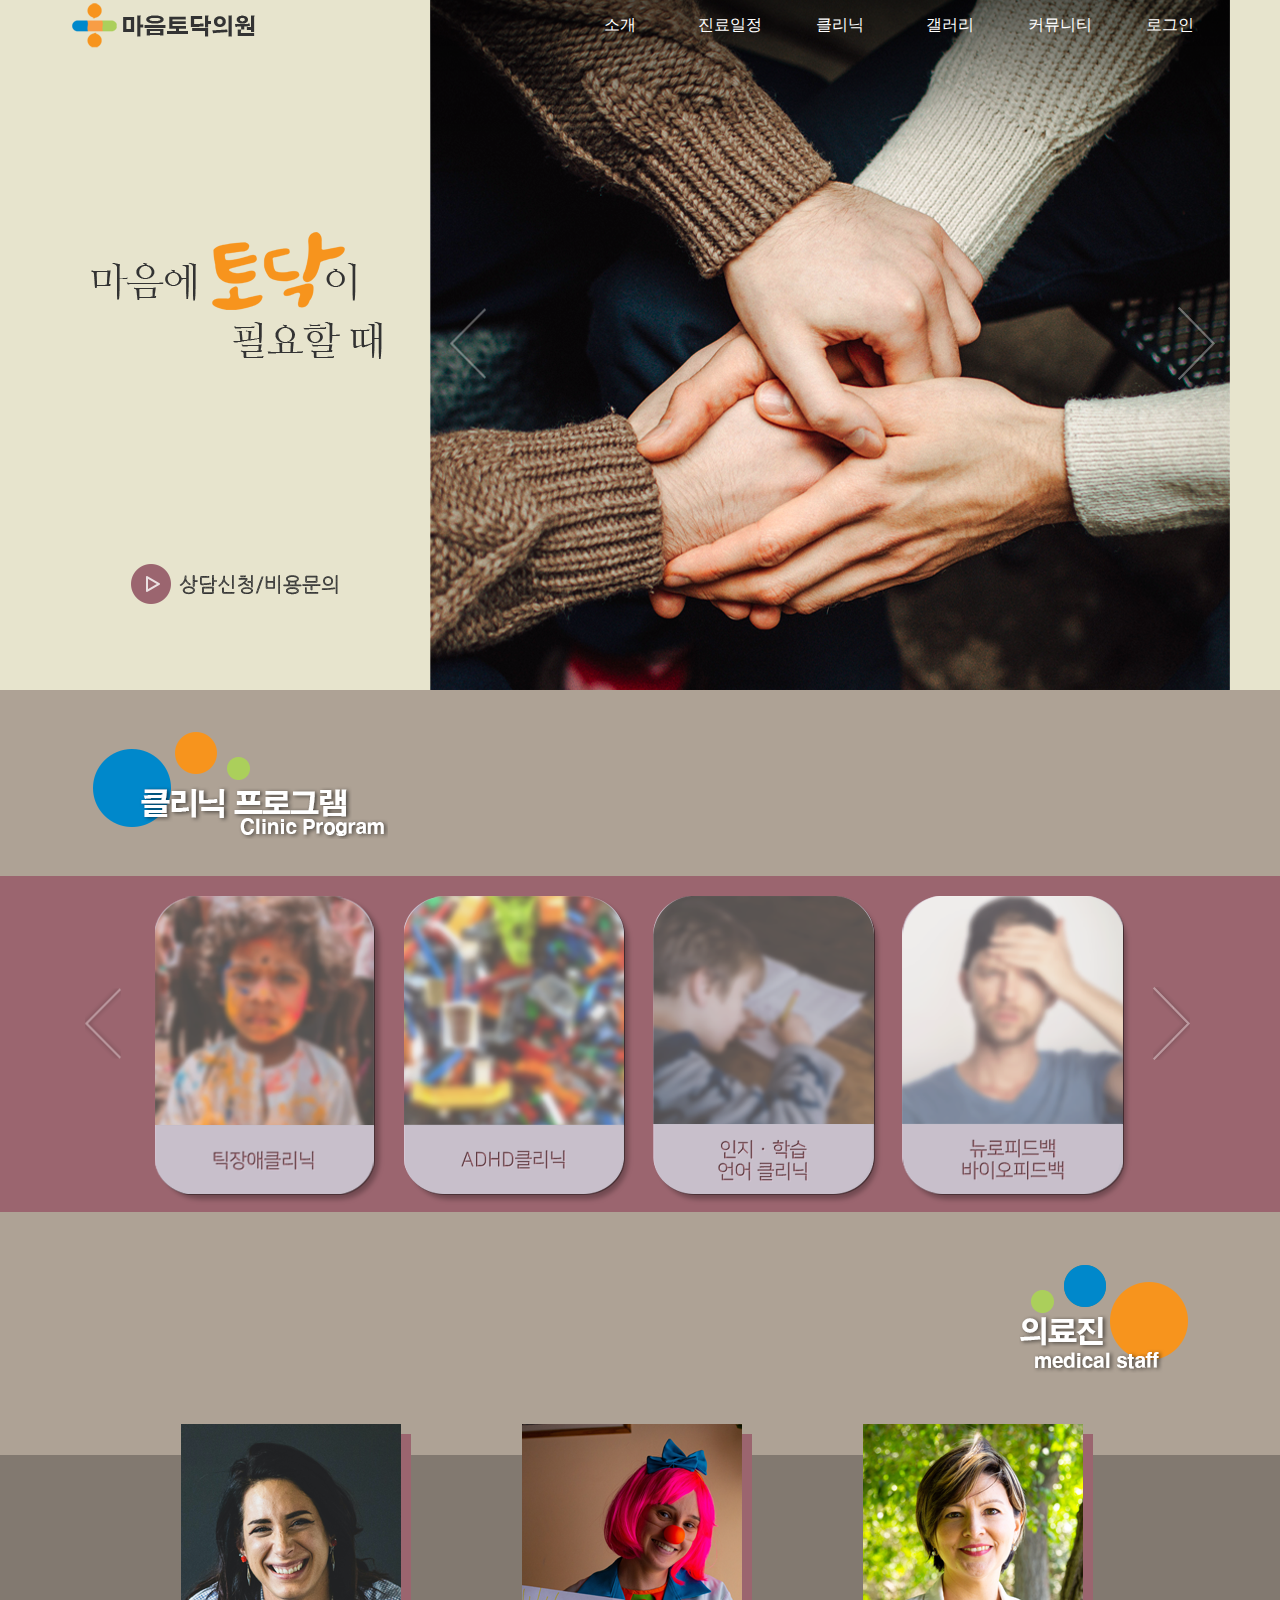
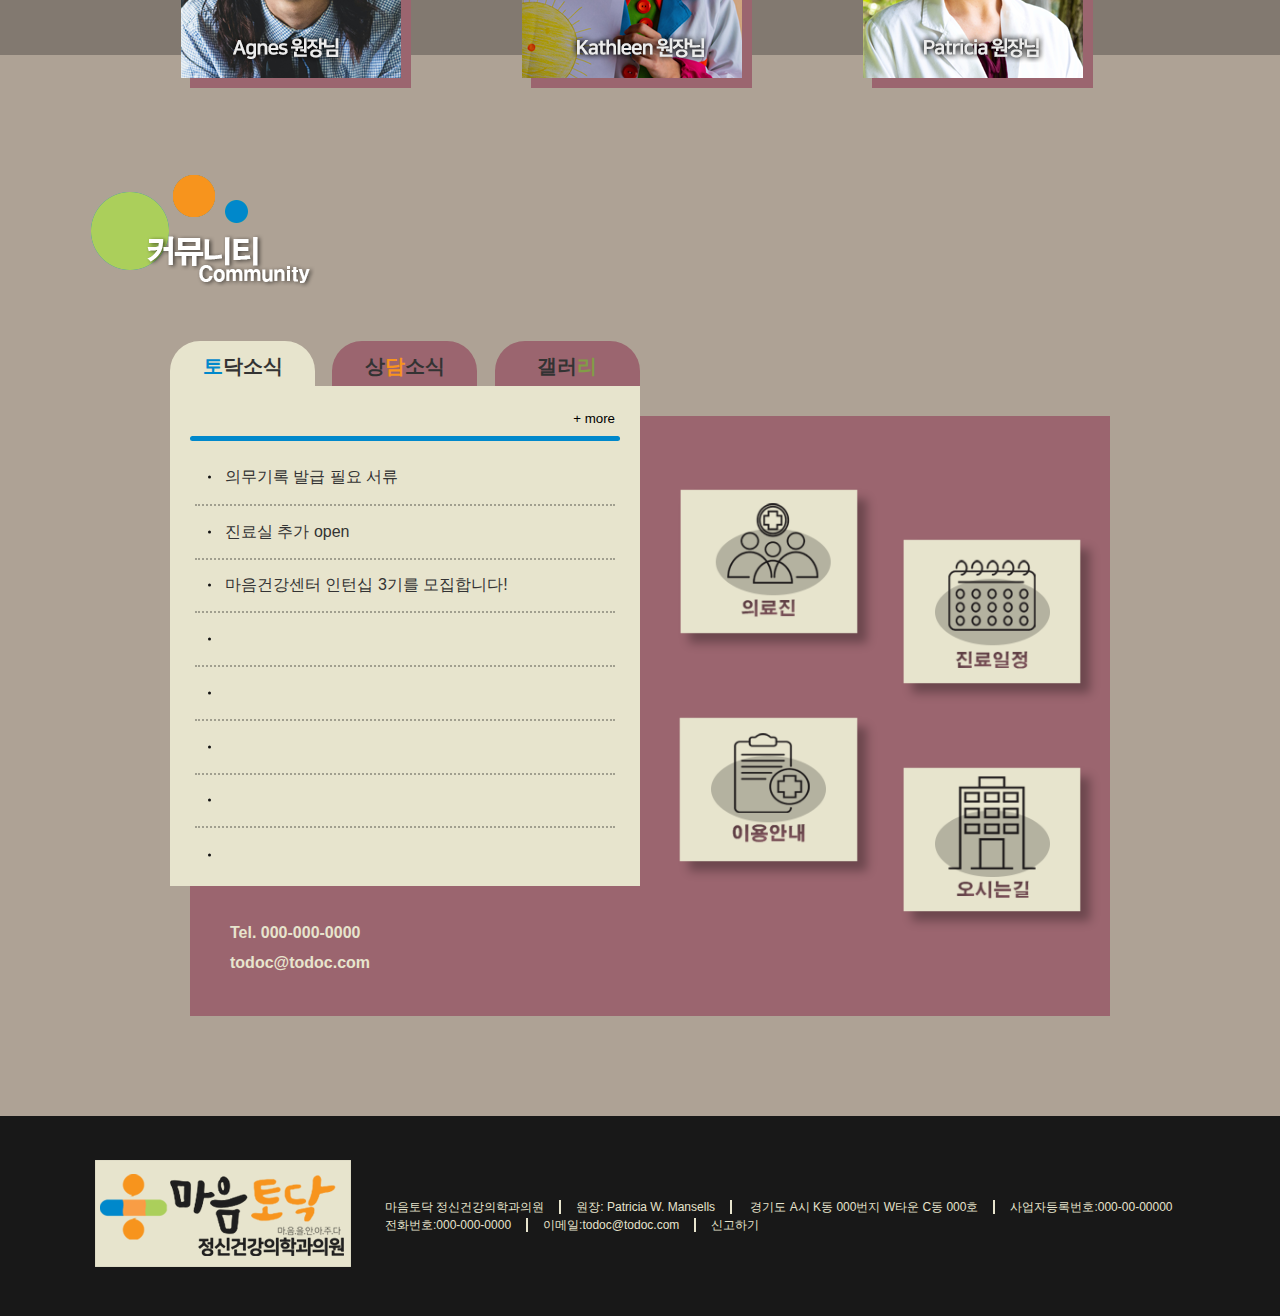
<file: index.html>
<!doctype html>
<html>
<head>
<meta charset="utf-8">
<title>index</title>
<!--폰트어썸-->
<link rel="stylesheet" href="https://use.fontawesome.com/releases/v5.15.4/css/all.css" integrity="sha384-DyZ88mC6Up2uqS4h/KRgHuoeGwBcD4Ng9SiP4dIRy0EXTlnuz47vAwmeGwVChigm" crossorigin="anonymous">

<!--css외부정의-->
<link href="reset.css" rel="stylesheet">
<link href="main.css" rel="stylesheet">
<link href="footer.css" rel="stylesheet">

<!--제이쿼리_라이브러리-->
<script src="https://ajax.googleapis.com/ajax/libs/jquery/3.6.0/jquery.min.js"></script>
<!--제이쿼리UI-->
<script src="jquery_ui/jquery-ui.min.js"></script>
<!--제이쿼리css-->
<link href="jquery_ui/jquery-ui.min.css" rel="stylesheet">
<script src="js/custom.js" defer></script>
<script type="text/javascript">alert("이 페이지는 취업 지원을 위한 비상업적 포트폴리오 용도로 사용됨을 알려드립니다.")</script>

</head>

<body>
    <header>
        <div class="slider">
            <ul class="mainPic">
                <li>
                    <img src="img/images/main_1txt.png" alt="">
                    <img src="img/images/main_1.png" alt="">
                </li>
                <li>
                    <img src="img/images/main_2txt.png" alt="">
                    <img src="img/images/main_2.png" alt="">
                </li>
            </ul>
            <div class="slideBtn">
                <button type="button" class="prev" onclick="mainSlide(-1)"><img src="img/images/prev.png" alt="prev"></button></li>
                <button type="button" class="next" onclick="mainSlide(1)"><img src="img/images/next.png" alt="next"></button></li>
            </div>
            <button type="button"><img src="img/images/application.png"alt=""></button>
        </div>
        <div class="wrap">
            <nav>
                <div class="navwrap clear">
                    <div class="logo">
                        <a href="index.html"><img src="img/images/header_logo.png" alt=""></a>
                    </div>
                    <ul class="gnb">
                        <li>
                            <a href="medical_staff.html">소개</a>
                            <ul class="intro">
                                <li><a href="medical_staff.html">의료진</a></li>
                                <li><a href="#">이용안내</a></li>
                                <li><a href="#">오시는 길</a></li>
                            </ul>
                        </li>
                        <li>
                            <a href="application.html">진료일정</a>
                            <ul class="schedule">
                                <li><a href="#">일정</a></li>
                                <li><a href="application.html">상담신청 및<br>비용문의</a></li>
                            </ul>
                        </li>
                        <li>
                            <a href="#">클리닉</a>
                            <ul class="clinic">
                                <li><a href="#">틱장애</a></li>
                                <li><a href="#">adhd</a></li>
                                <li><a href="#">인지,학습,언어</a></li>
                                <li><a href="#">뉴로/바이오<br>피드백</a></li>
                                <li><a href="#">tms</a></li>
                            </ul>
                        </li>
                        <li><a href="#">갤러리</a></li>
                        <li>
                            <a href="notice.html">커뮤니티</a>
                            <ul class="community">
                                <li><a href="notice.html">토닥소식</a></li>
                                <li><a href="#">상담후기</a></li>
                            </ul>
                        </li>
                        <li><a href="#">로그인</a></li>
                    </ul><!--.gnb END-->
                </div><!--navwrap END-->
            </nav><!--nav END-->
        </div><!--wrap END-->
        
    </header>
    <section class="cp">
        <div class="wrap clear">
            <a href="#"><img src="img/images/Clinic Program.png" alt=""></a>
        </div>
        <div class="tub">
            <div class="slide">
                <ul class="wrap">
                    <li><a href="#"><img src="img/images/Clinic1.png" alt=""></a></li>
                    <li><a href="#"><img src="img/images/Clinic2.png" alt=""></a></li>
                    <li><a href="#"><img src="img/images/Clinic3.png" alt=""></a></li>
                    <li><a href="#"><img src="img/images/Clinic4.png" alt=""></a></li>
                    <li><a href="#"><img src="img/images/Clinic5.png" alt=""></a></li>
                </ul>
            </div>
            <div class="cp_btn">
                <button type="button" class="prev"><img src="img/images/prev.png" alt="prev"></button>
                <button type="button" class="next"><img src="img/images/next.png" alt="next"></button>
            </div>
        </div>
    </section>
    <section id="medical_staff" class="ms clear">
        <div class="ms_logo clear">
            <a href="medical_staff.html"><img src="img/images/medical staff.png" alt=""></a>
        </div>
        <div class="wrap">
            <div class="bg"></div>
        </div>
        <ul class="list">
            <li class="KN">
                <div class="f">
                    <a href="medical_staff.html"><img src="img/images/kn.png"> </a>
                </div>
                <div class="b">
                    <p>
                        전 a대학교 의과대학<br>
                        정신건강의학과 조교수
                    </p>
                    <p>
                        현 b시스마일 센터장
                    </p>
                </div>
            </li>
            <li class="KN">
                <div class="f">
                    <a href="medical_staff.html"><img src="img/images/lee.png"> </a>
                </div>
                <div class="b">
                    <p>
                        전 c병원 진료과장
                    </p>
                    <p>
                        전 d신경정신과 진료과장
                    </p>
                    <p>
                        전 e병원 진료과장
                    </p>
                </div>
            </li>
            <li class="KN">
                <div class="f">
                    <a href="medical_staff.html"><img src="img/images/ke.png"> </a>
                </div>
                <div class="b">
                    <p>
                        전 f대학교 병원<br>
                        정신건강의학과 임상교수
                    </p>
                    <p>
                        전 g고등학교<br>
                        마음건강 센터장
                    </p>
                </div>
            </li>
        </ul>
    </section>

    <section id="community" class="cm clear">
        <div class="cm_logo clear">
            <a href="notice.html"><img src="img/images/community.png" alt=""></a>
        </div>
        <div class="cm_wrap">
            <div class="noticeBoard">
                <div class="noticeBtn">
                    <button type="button" class="on"><span>토</span>닥소식</button>
                    <button type="button">상<span>담</span>소식</button>
                    <button type="button">갤러<span>리</span></button>
                </div>
                <ul class="boardContents">
                    <li>
                        <button><a href="notice.html">+ more</a></button>
                        <hr>
                        <table>
                            <tr>
                                <td><a href="#">의무기록 발급 필요 서류</a></td>
                            </tr>
                            <tr>
                                <td><a href="#">진료실 추가 open</a></td>
                            </tr>
                            <tr>
                                <td><a href="#">마음건강센터 인턴십 3기를 모집합니다!</a></td>
                            </tr>
                            <tr>
                                <td></td>
                            </tr>
                            <tr>
                                <td></td>
                            </tr>
                            <tr>
                                <td></td>
                            </tr>
                            <tr>
                                <td></td>
                            </tr>
                            <tr>
                                <td></td>
                            </tr>
                        </table>
                    </li>
                    <li>
                        <button>+ more</button>
                        <hr>
                        <table>
                            <tr>
                                <td><a href="#">상담후기 3</a></td>
                            </tr>
                            <tr>
                                <td><a href="#">상담후기 2</a></td>
                            </tr>
                            <tr>
                                <td><a href="#">상담후기 1</a></td>
                            </tr>
                            <tr>
                                <td></td>
                            </tr>
                            <tr>
                                <td></td>
                            </tr>
                            <tr>
                                <td></td>
                            </tr>
                            <tr>
                                <td></td>
                            </tr>
                            <tr>
                                <td> </td>
                            </tr>
                        </table>
                    </li>
                    <li>
                        <div class="galleryBox">
                            <div class="gallery">
                                <img src="img/images/community_g1.png">
                            </div>
                            <div class="gallery">
                                <img src="img/images/community_g2.png">
                            </div>
                            <div class="gallery">
                                <img src="img/images/community_g3.png">
                            </div>
                            <div class="gallery">
                                <img src="img/images/community_g4.png">
                            </div>
                        </div>
                        <a class="g_prev" onclick="plusSlide(-1)"><i class="fas fa-chevron-left"></i></a>
                        <a class="g_next" onclick="plusSlide(1)"><i class="fas fa-chevron-right"></i></a>
                    </li>
                </ul><!--boardContents END-->
            </div><!--noticeBoard END-->

            <div class="cm_munuBoard">
                <div class="cm_conenct">
                    <p><span><i class="fas fa-phone-alt"></i></span>Tel. 000-000-0000</p>
                    <p><span><i class="fas fa-envelope"></i></span>todoc@todoc.com</p>
                </div>
                <div class="cm_menuBtn">
                    <div class="menuLeft">
                        <button type="button"><img src="img/images/community_icon1.png"></button>
                        <button type="button"><img src="img/images/community_icon3.png"></button>
                    </div>
                    <div class="menuRight">
                        <button type="button"><img src="img/images/community_icon2.png"></button>
                        <button type="button"><img src="img/images/community_icon4.png"></button>
                    </div>
                </div>
            </div>
        </div><!--cm_wrap END-->
    </section>
    
    <footer>
        <div class="wrap clear">
            <div class="logoImg">
                <a href="index.html"><img src="img/images/footer_logo.png" alt=""></a>
            </div>
            <div class="txt">
                <p>
                    <span>마음토닥 정신건강의학과의원</span><span>원장: Patricia W. Mansells</span> <span>경기도 A시 K동 000번지 W타운 C동 000호</span><span>사업자등록번호:000-00-00000</span>
                </p>
                <P>
                    <span>전화번호:000-000-0000</span><span><a href="mailto:todoc@todoc.com">이메일:todoc@todoc.com</a></span><span><a href="#">신고하기</a></span>
                </P>
            </div>
        </div>
    </footer>
</body>

</html>
</file>
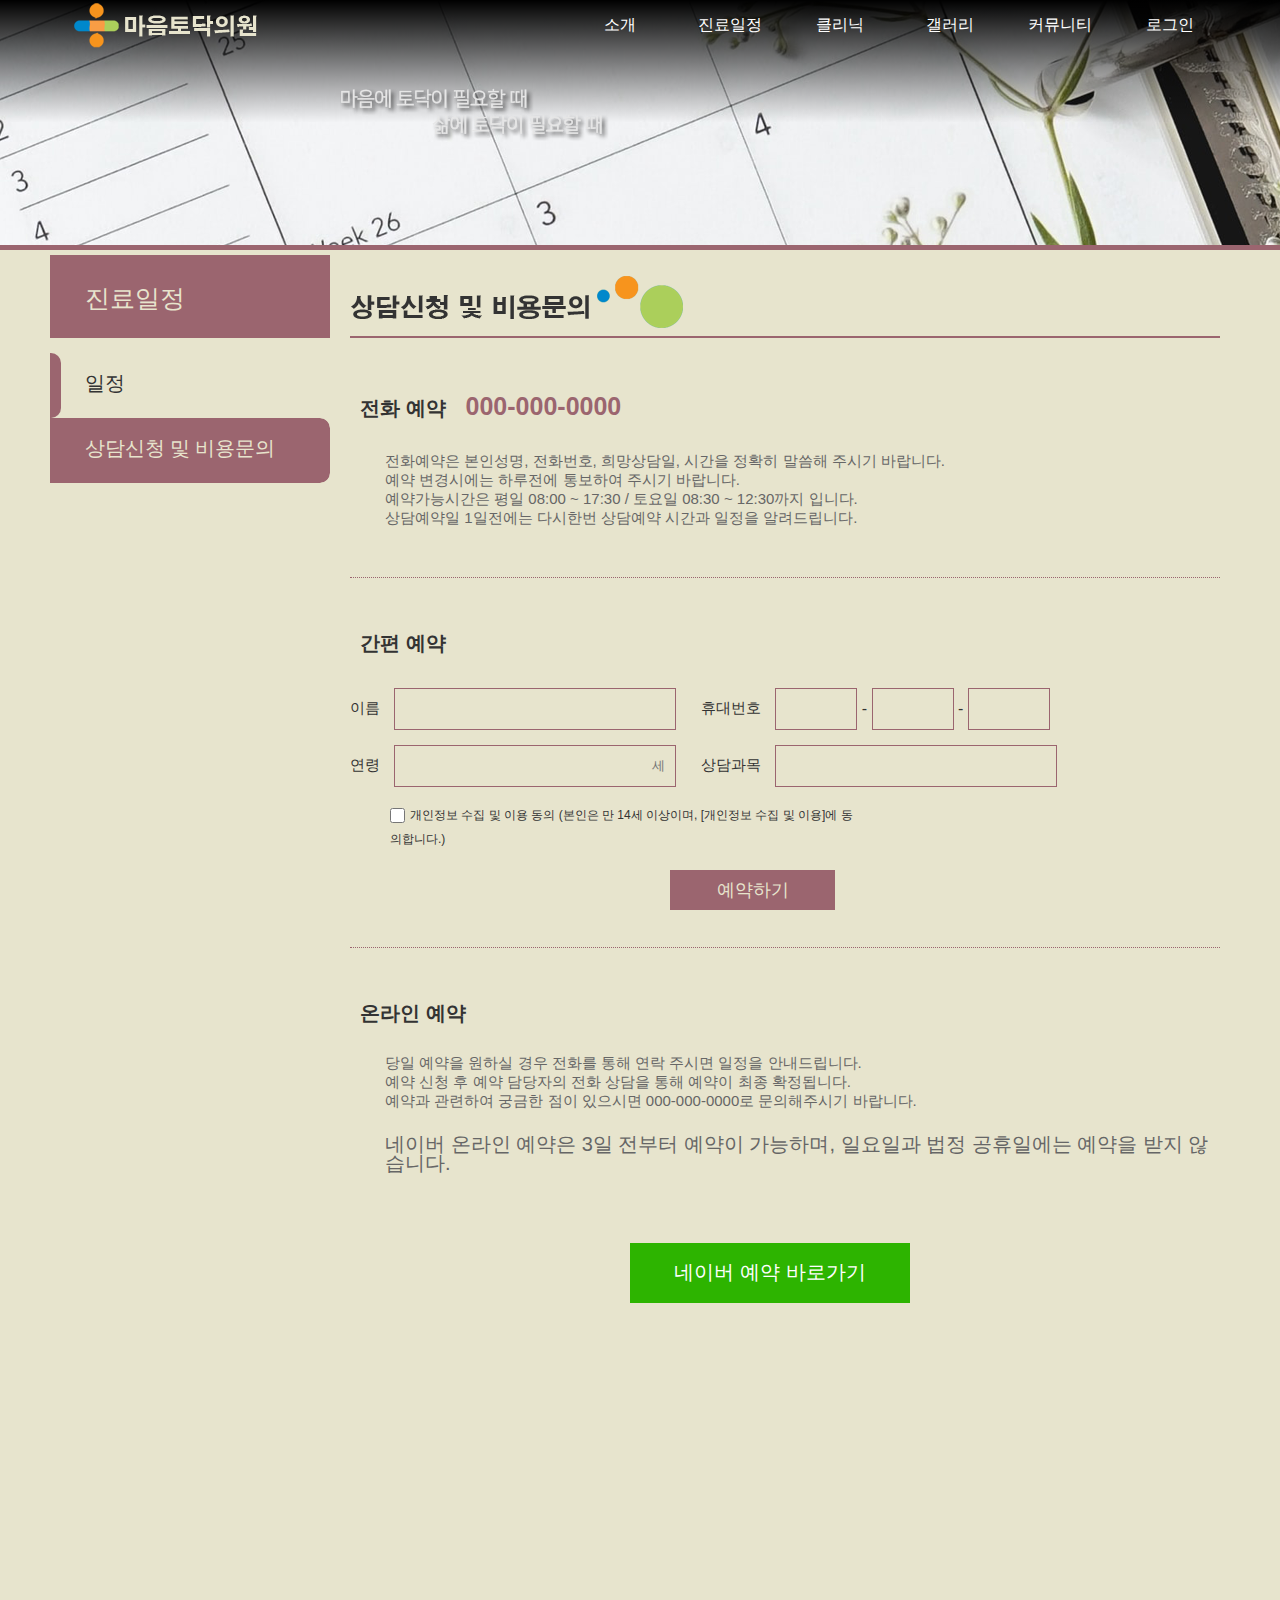
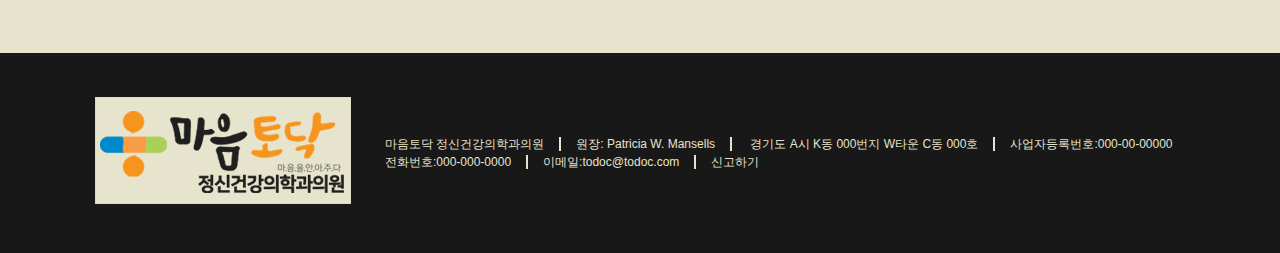
<file: application.html>
<!doctype html>
<html>
<head>
<meta charset="utf-8">
<title>application</title>
<!--폰트어썸-->
<link rel="stylesheet" href="https://use.fontawesome.com/releases/v5.15.4/css/all.css" integrity="sha384-DyZ88mC6Up2uqS4h/KRgHuoeGwBcD4Ng9SiP4dIRy0EXTlnuz47vAwmeGwVChigm" crossorigin="anonymous">
<!--css외부정의-->
<link href="reset.css" rel="stylesheet">
<link href="sub_header.css" rel="stylesheet">
<link href="sub_ap_main.css" rel="stylesheet">
<link href="footer.css" rel="stylesheet">
</head>

<body>
    <header>
        <div class="wrap">
            <nav>
                <div class="navwrap clear">
                    <div class="logo">
                        <a href="index.html"><img src="img/images/sub_logo.png" alt=""></a>
                    </div>
                    <ul class="gnb">
                        <li>
                            <a href="medical_staff.html">소개</a>
                            <ul class="intro">
                                <li><a href="medical_staff.html">의료진</a></li>
                                <li><a href="#">이용안내</a></li>
                                <li><a href="#">오시는 길</a></li>
                            </ul>
                        </li>
                        <li>
                            <a href="application.html">진료일정</a>
                            <ul class="schedule">
                                <li><a href="#">일정</a></li>
                                <li><a href="application.html">상담신청 및<br>비용문의</a></li>
                            </ul>
                        </li>
                        <li>
                            <a href="#">클리닉</a>
                            <ul class="clinic">
                                <li><a href="#">틱장애</a></li>
                                <li><a href="#">adhd</a></li>
                                <li><a href="#">인지,학습,언어</a></li>
                                <li><a href="#">뉴로/바이오<br>피드백</a></li>
                                <li><a href="#">tms</a></li>
                            </ul>
                        </li>
                        <li><a href="#">갤러리</a></li>
                        <li>
                            <a href="notice.html">커뮤니티</a>
                            <ul class="community">
                                <li><a href="notice.html">토닥소식</a></li>
                                <li><a href="#">상담후기</a></li>
                            </ul>
                        </li>
                        <li><a href="#">로그인</a></li>
                    </ul><!--.gnb END-->
                </div><!--navwrap END-->
            </nav><!--nav END-->
        </div><!--wrap END-->
        <div class="header_txt">
            <div class="bannerTitle">
                <img src="img/images/sub_header_txt.png" alt="">
            </div>
        </div>
    </header>
    

    <main>
        <div class="wrap clear">
            <section class="sidebar">
                <div class="title">
                    <p>진료일정</p>
                </div>
                <ul class="sub_list">
                    <li>
                        <a href="#">일정</a>
                        <div class="over">
                            <a href="#">일정</a>
                        </div>
                    </li>
                    <li class="active">
                        <a href="application.html">상담신청 및 비용문의</a>
                        <div class="over">
                            <a href="application.html">상담신청 및 비용문의</a>
                        </div>
                    </li>
                </ul>
            </section>
            <section class="sub_title clear">
                <img src="img/images/sub_ap_logo.png">
            </section>
            <section class="contents">
                <article>
                    <h1>전화 예약<b>000-000-0000</b></h1>
                    <p>
                        전화예약은 본인성명, 전화번호, 희망상담일, 시간을 정확히 말씀해 주시기 바랍니다.<br> 
                        예약 변경시에는 하루전에 통보하여 주시기 바랍니다.<br>
                        예약가능시간은 평일 08:00 ~ 17:30 / 토요일 08:30 ~ 12:30까지 입니다.<br>
                        상담예약일 1일전에는 다시한번 상담예약 시간과 일정을 알려드립니다.<br>
                    </p>
                </article>
                <article>
                    <h1>간편 예약</h1>
                    <div class="info">
                        <label for="name">이름</label>
                        <input type="text" id="name" name="full_name">
                        <label for="phone">휴대번호</label>
                        <input type="tel" maxlength="3">
                         - 
                        <input type="tel" maxlength="4">
                         - 
                        <input type="tel" maxlength="4">
                    </div>
                    <div class="info_s">
                        <label for="age">연령</label>
                        <input type="tel" maxlength="2" placeholder="세">
                        <label for="class">상담과목</label>
                        <input type="text" id="subject" name="subject">
                    </div>
                    <div class="send">
                        <label><input type="checkbox" name="agreement" value="agreement">개인정보 수집 및 이용 동의 (본인은 만 14세 이상이며, [개인정보 수집 및 이용]에 동의합니다.)</label>
                        <button>예약하기</button>
                    </div>
                </article>
                <article>
                    <h1>온라인 예약</h1>
                    <p>
                        당일 예약을 원하실 경우 전화를 통해 연락 주시면 일정을 안내드립니다.<br>
                        예약 신청 후 예약 담당자의 전화 상담을 통해 예약이 최종 확정됩니다.<br>
                        예약과 관련하여 궁금한 점이 있으시면 000-000-0000로 문의해주시기 바랍니다.<br>
                    </p>
                    <p class="point">
                        네이버 온라인 예약은 3일 전부터 예약이 가능하며, 일요일과 법정 공휴일에는 예약을 받지 않습니다.
                    </p>
                    <button><a href="https://booking.naver.com/">네이버 예약 바로가기</a></button>
                </article>
            </section>
        </div>
    </main>


    <footer>
        <div class="wrap clear">
            <div class="logoImg">
                <a href="index.html"><img src="img/images/footer_logo.png" alt=""></a>
            </div>
            <div class="txt">
                <p>
                    <span>마음토닥 정신건강의학과의원</span><span>원장: Patricia W. Mansells</span> <span>경기도 A시 K동 000번지 W타운 C동 000호</span><span>사업자등록번호:000-00-00000</span>
                </p>
                <P>
                    <span>전화번호:000-000-0000</span><span><a href="mailto:todoc@todoc.com">이메일:todoc@todoc.com</a></span><span><a href="#">신고하기</a></span>
                </P>
            </div>
        </div>
    </footer>
</body>

</html>
</file>
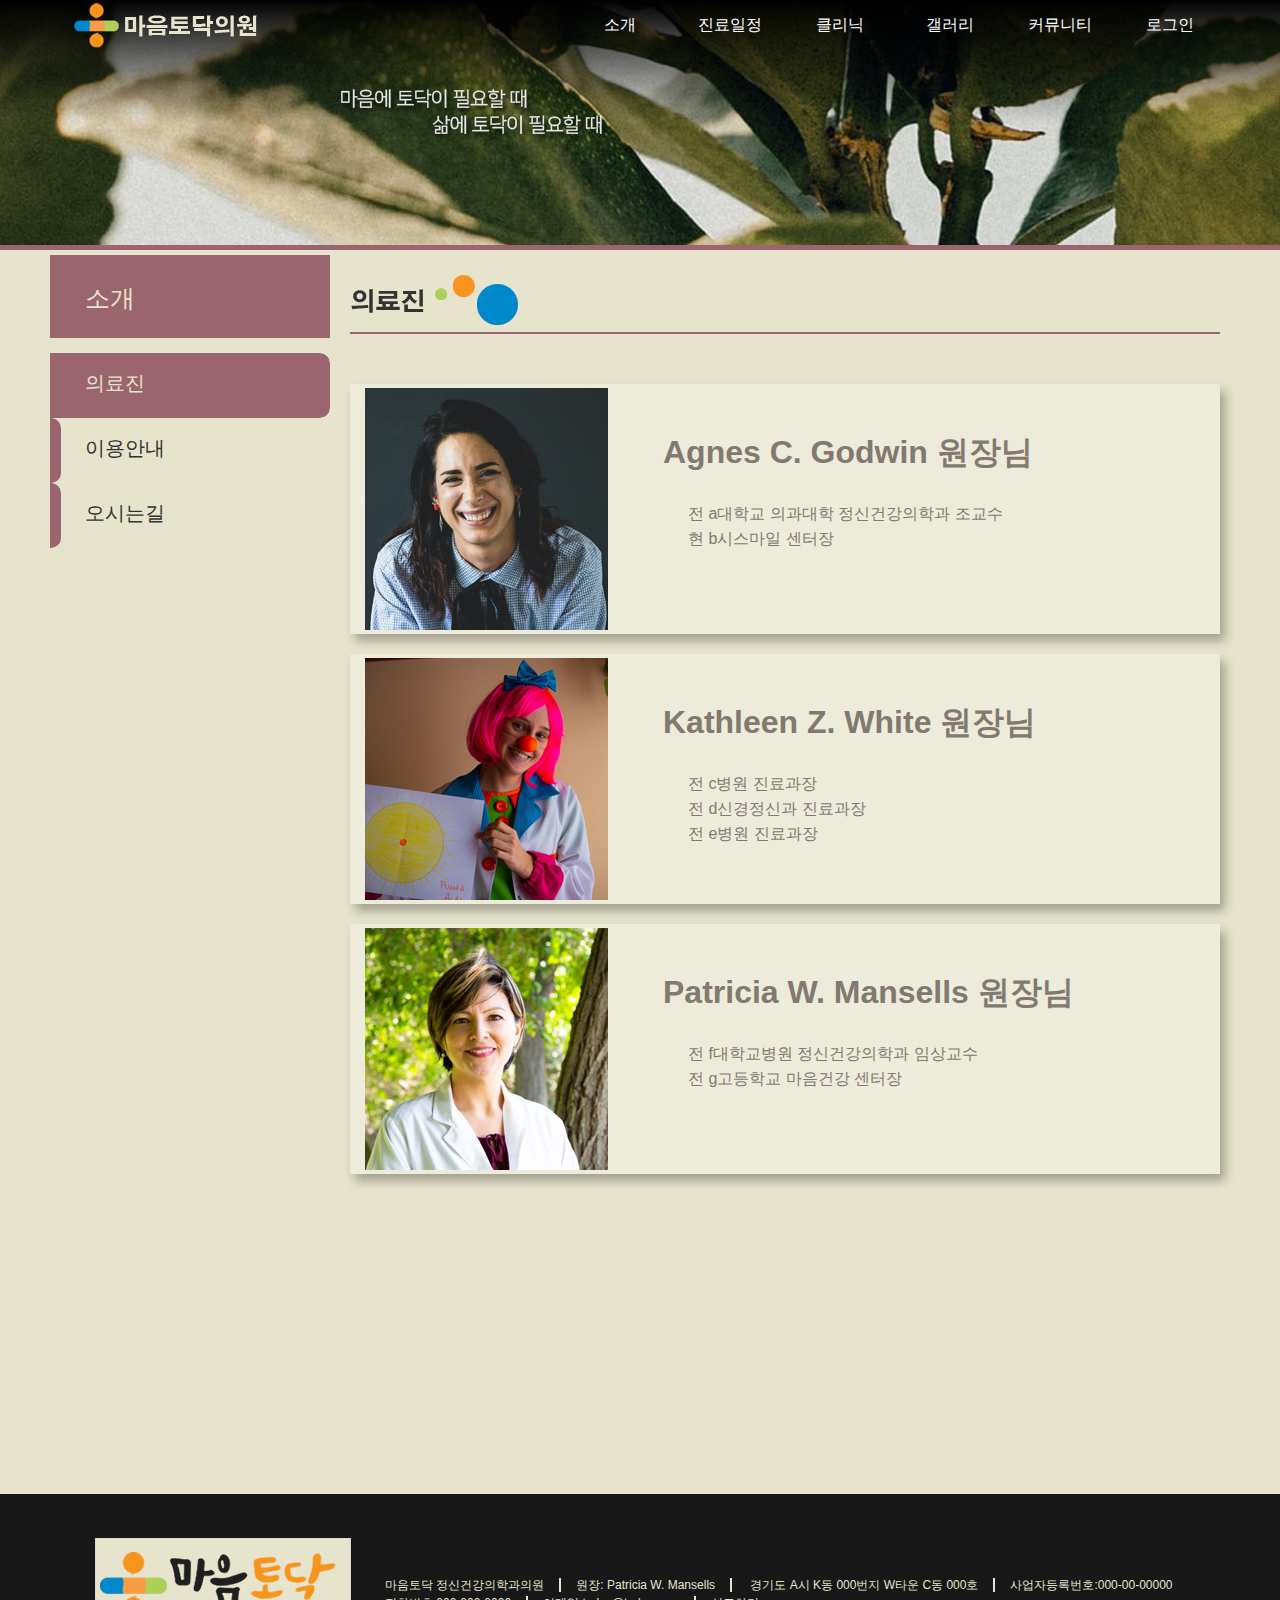
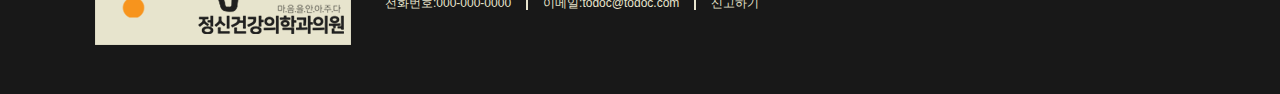
<file: medical_staff.html>
<!doctype html>
<html>
<head>
<meta charset="utf-8">
<title>medical_staff</title>
<!--폰트어썸-->
<link rel="stylesheet" href="https://use.fontawesome.com/releases/v5.15.4/css/all.css" integrity="sha384-DyZ88mC6Up2uqS4h/KRgHuoeGwBcD4Ng9SiP4dIRy0EXTlnuz47vAwmeGwVChigm" crossorigin="anonymous">
<!--css외부정의-->
<link href="reset.css" rel="stylesheet">
<link href="sub_header.css" rel="stylesheet">
<link href="sub_ms_main.css" rel="stylesheet">
<link href="footer.css" rel="stylesheet">
</head>

<body>
    <header>
        <div class="wrap">
            <nav>
                <div class="navwrap clear">
                    <div class="logo">
                        <a href="index.html"><img src="img/images/sub_logo.png" alt=""></a>
                    </div>
                    <ul class="gnb">
                        <li>
                            <a href="medical_staff.html">소개</a>
                            <ul class="intro">
                                <li><a href="medical_staff.html">의료진</a></li>
                                <li><a href="#">이용안내</a></li>
                                <li><a href="#">오시는 길</a></li>
                            </ul>
                        </li>
                        <li>
                            <a href="application.html">진료일정</a>
                            <ul class="schedule">
                                <li><a href="#">일정</a></li>
                                <li><a href="application.html">상담신청 및<br>비용문의</a></li>
                            </ul>
                        </li>
                        <li>
                            <a href="#">클리닉</a>
                            <ul class="clinic">
                                <li><a href="#">틱장애</a></li>
                                <li><a href="#">adhd</a></li>
                                <li><a href="#">인지,학습,언어</a></li>
                                <li><a href="#">뉴로/바이오<br>피드백</a></li>
                                <li><a href="#">tms</a></li>
                            </ul>
                        </li>
                        <li><a href="#">갤러리</a></li>
                        <li>
                            <a href="notice.html">커뮤니티</a>
                            <ul class="community">
                                <li><a href="notice.html">토닥소식</a></li>
                                <li><a href="#">상담후기</a></li>
                            </ul>
                        </li>
                        <li><a href="#">로그인</a></li>
                    </ul><!--.gnb END-->
                </div><!--navwrap END-->
            </nav><!--nav END-->
        </div><!--wrap END-->
        <div class="header_txt">
            <div class="bannerTitle">
                <img src="img/images/sub_header_txt.png" alt="">
            </div>
        </div>
    </header>
    <main>
        <div class="wrap clear">
            <section class="sidebar">
                <div class="title">
                    <p>소개</p>
                </div>
                <ul class="sub_list">
                    <li class="active">
                        <a href="medical_staff.html">의료진</a>
                        <div class="over">
                            <a href="medical_staff.html">의료진</a>
                        </div>
                    </li>
                    <li>
                        <a href="#">이용안내</a>
                        <div class="over">
                            <a href="#">이용안내</a>
                        </div>
                    </li>
                    <li>
                        <a href="#">오시는길</a>
                        <div class="over">
                            <a href="#">오시는길</a>
                        </div>
                    </li>
                </ul>
            </section>
            <section class="sub_title">
                <img src="img/images/sub_ms_logo.png">
            </section>
            <section class="contents">
                <ul>
                    <li>
                        <img src="img/images/sub_ms1.png" alt="">
                        <h1>Agnes C. Godwin 원장님</h1>
                        <p>전 a대학교 의과대학 정신건강의학과 조교수<br>
                            현 b시스마일 센터장</p>
                    </li>
                    </li>
                    <li>
                        <img src="img/images/sub_ms2.png" alt="">
                        <h1>Kathleen Z. White 원장님</h1>
                        <p>전 c병원 진료과장<br> 
                            전 d신경정신과 진료과장<br>
                            전 e병원 진료과장</p>
                    </li>
                    <li class="clear">
                        <img src="img/images/sub_ms3.png" alt="">
                        <h1>Patricia W. Mansells 원장님</h1>
                        <p>전 f대학교병원 정신건강의학과 임상교수<br> 
                            전 g고등학교 마음건강 센터장</p>
                    </li>
                </ul>
            </section>
        </div>
    </main>
    <footer>
        <div class="wrap clear">
            <div class="logoImg">
                <a href="index.html"><img src="img/images/footer_logo.png" alt=""></a>
            </div>
            <div class="txt">
                <p>
                    <span>마음토닥 정신건강의학과의원</span><span>원장: Patricia W. Mansells</span> <span>경기도 A시 K동 000번지 W타운 C동 000호</span><span>사업자등록번호:000-00-00000</span>
                </p>
                <P>
                    <span>전화번호:000-000-0000</span><span><a href="mailto:todoc@todoc.com">이메일:todoc@todoc.com</a></span><span><a href="#">신고하기</a></span>
                </P>
            </div>
        </div>
    </footer>
</body>

</html>
</file>
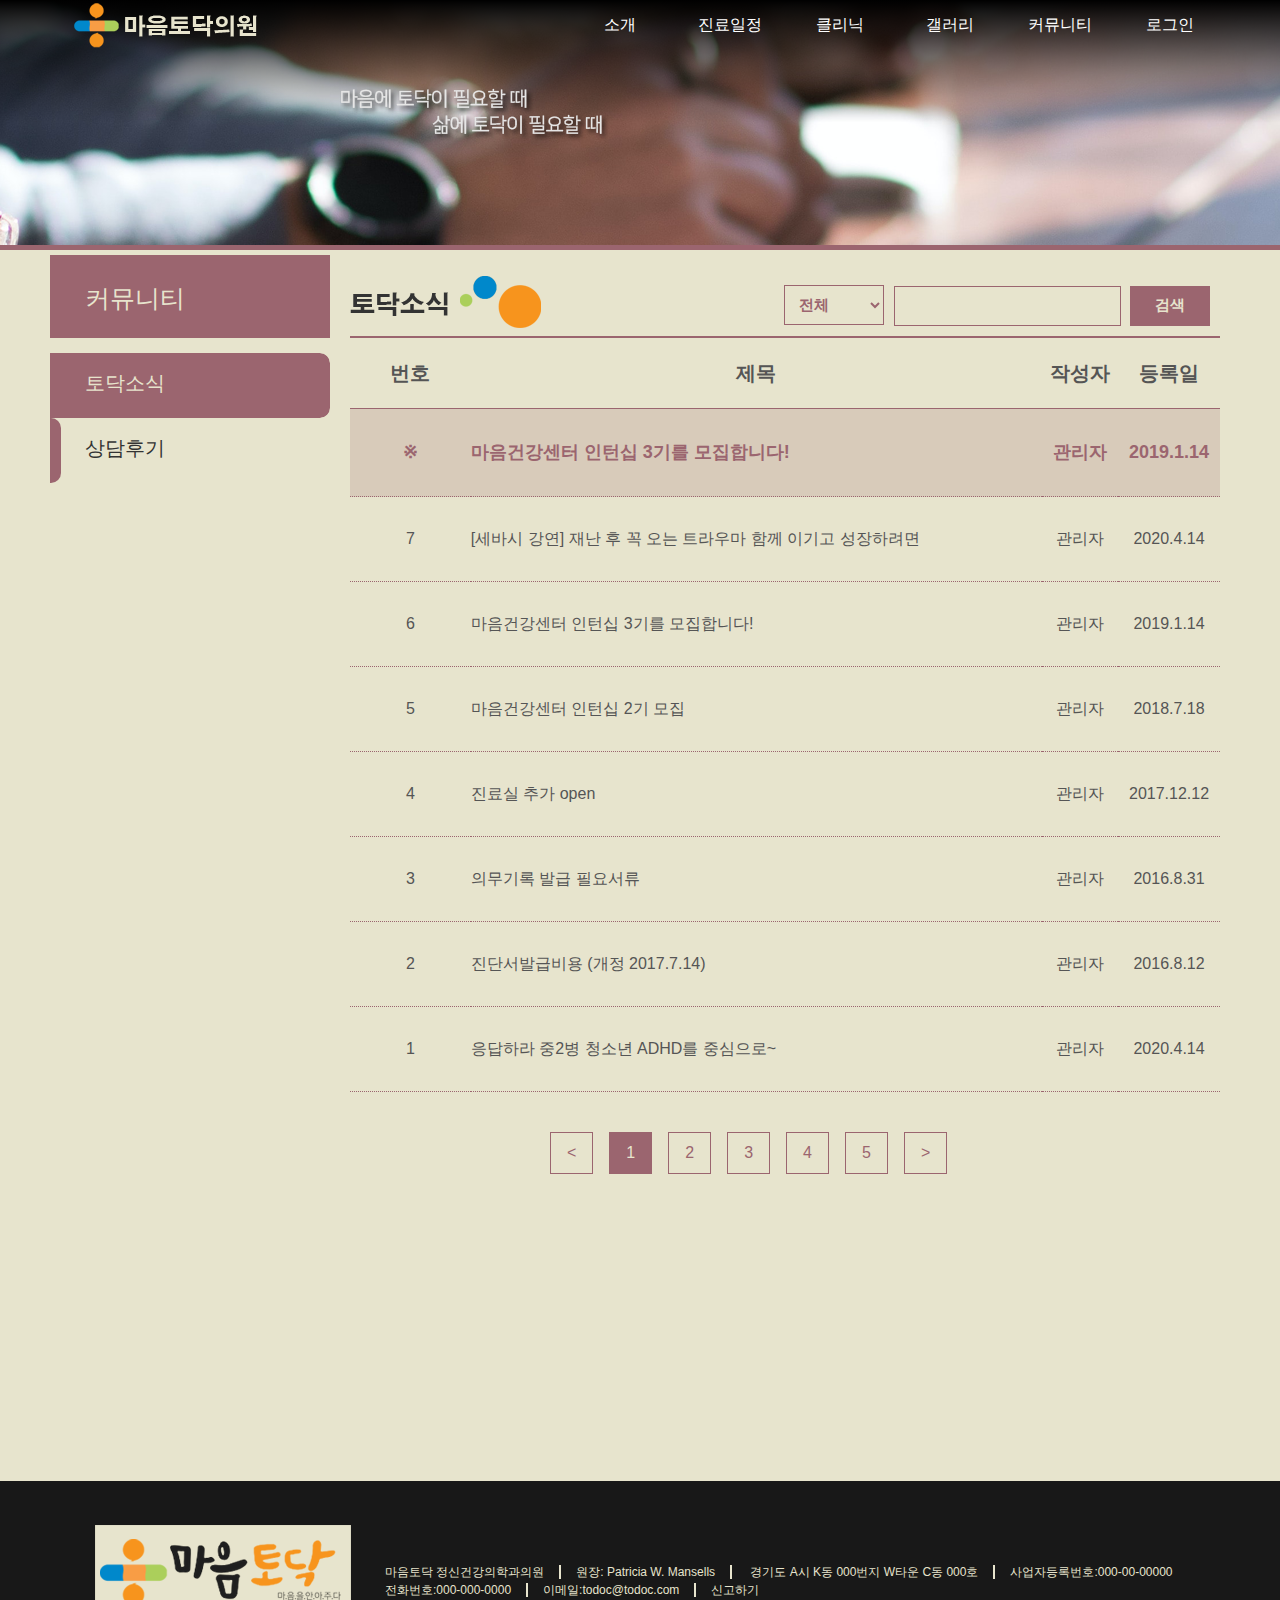
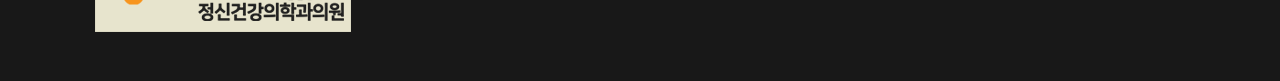
<file: notice.html>
<!doctype html>
<html>
<head>
<meta charset="utf-8">
<title>notice</title>
<!--폰트어썸-->
<link rel="stylesheet" href="https://use.fontawesome.com/releases/v5.15.4/css/all.css" integrity="sha384-DyZ88mC6Up2uqS4h/KRgHuoeGwBcD4Ng9SiP4dIRy0EXTlnuz47vAwmeGwVChigm" crossorigin="anonymous">
<!--css외부정의-->
<link href="reset.css" rel="stylesheet">
<link href="sub_header.css" rel="stylesheet">
<link href="sub_nt_main.css" rel="stylesheet">
<link href="footer.css" rel="stylesheet">

</head>

<body>
    <header>
        <div class="wrap">
            <nav>
                <div class="navwrap clear">
                    <div class="logo">
                        <a href="index.html"><img src="img/images/sub_logo.png" alt=""></a>
                    </div>
                    <ul class="gnb">
                        <li>
                            <a href="medical_staff.html">소개</a>
                            <ul class="intro">
                                <li><a href="medical_staff.html">의료진</a></li>
                                <li><a href="#">이용안내</a></li>
                                <li><a href="#">오시는 길</a></li>
                            </ul>
                        </li>
                        <li>
                            <a href="application.html">진료일정</a>
                            <ul class="schedule">
                                <li><a href="#">일정</a></li>
                                <li><a href="application.html">상담신청 및<br>비용문의</a></li>
                            </ul>
                        </li>
                        <li>
                            <a href="#">클리닉</a>
                            <ul class="clinic">
                                <li><a href="#">틱장애</a></li>
                                <li><a href="#">adhd</a></li>
                                <li><a href="#">인지,학습,언어</a></li>
                                <li><a href="#">뉴로/바이오<br>피드백</a></li>
                                <li><a href="#">tms</a></li>
                            </ul>
                        </li>
                        <li><a href="#">갤러리</a></li>
                        <li>
                            <a href="notice.html">커뮤니티</a>
                            <ul class="community">
                                <li><a href="notice.html">토닥소식</a></li>
                                <li><a href="#">상담후기</a></li>
                            </ul>
                        </li>
                        <li><a href="#">로그인</a></li>
                    </ul><!--.gnb END-->
                </div><!--navwrap END-->
            </nav><!--nav END-->
        </div><!--wrap END-->
        <div class="header_txt">
            <div class="bannerTitle">
                <img src="img/images/sub_header_txt.png" alt="">
            </div>
        </div>
    </header>
    

    <main>
        <div class="wrap clear">
            <section class="sidebar">
                <div class="title">
                    <p>커뮤니티</p>
                </div>
                <ul class="sub_list">
                    <li class="active">
                        <a href="notice.html">토닥소식</a>
                        <div class="over">
                            <a href="notice.html">토닥소식</a>
                        </div>
                    </li>
                    <li>
                        <a href="#">상담후기</a>
                        <div class="over">
                            <a href="#">상담후기</a>
                        </div>
                    </li>
                </ul>
            </section>
            <section class="sub_title clear">
                <img src="img/images/sub_nt_logo.png">
                <div class="search">
                    <select id="all" name="all">
                        <option>전체</option>
                        <option>제목</option>
                        <option>내용</option>
                    </select>
                    <input type="text" id="search" name="search">
                    <button>검색</button>
                </div>
            </section>
            <section class="contents">
                <table>
                    <tr>
                        <th>번호</th>
                        <th>제목</th>
                        <th>작성자</th>
                        <th>등록일</th>
                    </tr>
                    <tr class="point">
                        <td>&#8251;</td>
                        <td><a href="#">마음건강센터 인턴십 3기를 모집합니다!</a></td>
                        <td>관리자</td>
                        <td>2019.1.14</td>
                    </tr>
                    <tr>
                        <td>7</td>
                        <td><a href="#">[세바시 강연] 재난 후 꼭 오는 트라우마 함께 이기고 성장하려면</a></td>
                        <td>관리자</td>
                        <td>2020.4.14</td>
                    </tr>
                    <tr>
                        <td>6</td>
                        <td><a href="#">마음건강센터 인턴십 3기를 모집합니다!</a></td>
                        <td>관리자</td>
                        <td>2019.1.14</td>
                    </tr>
                    <tr>
                        <td>5</td>
                        <td><a href="#">마음건강센터 인턴십 2기 모집</a></td>
                        <td>관리자</td>
                        <td>2018.7.18</td>
                    </tr>
                    <tr>
                        <td>4</td>
                        <td><a href="#">진료실 추가 open</a></td>
                        <td>관리자</td>
                        <td>2017.12.12</td>
                    </tr>
                    <tr>
                        <td>3</td>
                        <td><a href="#">의무기록 발급 필요서류</a></td>
                        <td>관리자</td>
                        <td>2016.8.31</td>
                    </tr>
                    <tr>
                        <td>2</td>
                        <td><a href="#">진단서발급비용 (개정 2017.7.14)</a></td>
                        <td>관리자</td>
                        <td>2016.8.12</td>
                    </tr>
                    <tr>
                        <td>1</td>
                        <td><a href="#">응답하라 중2병 청소년 ADHD를 중심으로~</a></td>
                        <td>관리자</td>
                        <td>2020.4.14</td>
                    </tr>
                </table>
                <div class="number">
                    <div class="pagination">
                        <a href="#">&lt;</a>
                        <a href="#" class="active">1</a>
                        <a href="#">2</a>
                        <a href="#">3</a>
                        <a href="#">4</a>
                        <a href="#">5</a>
                        <a href="#">&gt;</a>
                    </div>
                </div>
            </section>
        </div>
    </main>


    <footer>
        <div class="wrap clear">
            <div class="logoImg">
                <a href="index.html"><img src="img/images/footer_logo.png" alt=""></a>
            </div>
            <div class="txt">
                <p>
                    <span>마음토닥 정신건강의학과의원</span><span>원장: Patricia W. Mansells</span> <span>경기도 A시 K동 000번지 W타운 C동 000호</span><span>사업자등록번호:000-00-00000</span>
                </p>
                <P>
                    <span>전화번호:000-000-0000</span><span><a href="mailto:todoc@todoc.com">이메일:todoc@todoc.com</a></span><span><a href="#">신고하기</a></span>
                </P>
            </div>
        </div>
    </footer>
</body>

</html>
</file>
<file: main.css>
button{
    cursor: pointer;
    border: none;
    background-color:transparent;
}
header{
    height:690px;
    background-color: #e7e4cd;
    color:#fff;
    width:100%;
    min-width:1180px;
    position:relative;
    
}
/*===============상단메뉴=================*/
nav{
    width:100%;
    min-width:1180px;
    height:50px;
    position: absolute;
    top:0;
}
nav > .navwrap{
    width:1180px;
    margin:auto;
    line-height: 50px;
}
.logo{
    float:left;
    margin-left:20px;
}
.gnb{
    float:right;
}
.gnb > li{
    width:100px;
    text-align: center;
    float:left;
    margin-right:10px;
    
}

.gnb > li:hover > a{
    font-weight: bold;
    font-size: 18px;
    border-bottom:4px solid #fff;
    transition: 0.3s;
    padding-bottom:5px;
}
.gnb > li > ul{
    line-height: 1.3;
    background-color: rgba(0,0,0,0.5);
    border-radius: 20px;
    padding:5px;
    font-size: 14px;
    display: none;
    transition: 0.3s;
}
.gnb > li > ul > li{
    margin-top:10px;
}
.gnb > li > ul > li:last-child{
    margin-bottom:10px;
}
.gnb > li > ul > li:hover{
    font-weight:bold;
}
.gnb > li:hover > ul{
    display: block;
}
/*===============================*/
/*======메인 이미지슬라이드=======*/
.slider{
    position: relative;
    width:1180px;
    margin: auto;
}
.mainPic{
    width:1180px;
    height:690px;
    margin:auto;
    position:relative;
}
.mainPic > li {
    width:100%;
    height:100%;
    animation: fade 1.5s;
}
@keyframes fade{
    0%{opacity: 0.4;}
    100%{opacity: 1;}
}
.mainPic > li > img:first-child{
    position:absolute;
    top:230px;
    left:40px;  
    animation: slide 1.5s;
}
@keyframes slide{
    0%{left: 0;}
    100%{left: 40;}
}
.mainPic > li > img:last-child{
    position: absolute;
    top:0;
    right:0;
}
.mainPic > li:nth-child(2){
    display: none;
}
.slideBtn{
    position: absolute;
    width:1180px;
    height: 100%;
    top:0;
}
.prev{
    opacity: 0.4;
    position: absolute;
    top:50%;
    transform:translateY(-50%);
    left: 400px;
    transition: all 0.2s;
}
.next{
    opacity: 0.4;
    position: absolute;
    top:50%;
    right:15px;
    transform:translateY(-50%);
    transition: all 0.2s;
}
.prev:hover,
.next:hover{
    opacity: 1;
}

.slider > button{
    position: absolute;
    bottom:80px;
    left: 80px;
    border:none;
    background-color: transparent;
    cursor: pointer;
}
/*=================================*/
/*==========ClinicProgram=======*/
.cp{
    width:100%;
    min-width:1180px;
    margin:auto;
    height:534px;
    background-color: #aea295;
}
.cp > .wrap{
    width:1180px;
    margin:auto;
    overflow: hidden;
}
.cp > .wrap > a{
    float:left;
    margin-top:40px;
    margin-left:40px;
}
.cp > .tub{
    position:relative;
    width:100%;
    height:336px;
    background-color: #9b656f;
    margin:auto;
    margin-top:30px;
    padding:20px 0;
    box-sizing: border-box;
}
.cp > .tub > .slide{
    width:990px;
    height:310px;
    margin:auto;
    position: relative;
    box-sizing: border-box;
    overflow: hidden;
}
.cp > .tub > .slide > .wrap{
    height:300px;
    position: absolute;
    margin-left: 10px;
    transition:all 0.5s ease-out;
    z-index: 10;
}
.cp > .tub > .slide > .wrap > li{
    width:219px;
    height:298px;
    border-radius: 40px;
    float:left;
    margin-right: 30px;
    box-shadow: 5px 5px 5px rgba(0,0,0,0.2);
    filter: drop-shadow(1.5px 1.5px 0.5px rgba(0,0,0,0.5))
}
.cp > .tub > .wrap > li:last-child{
    margin-right: 0;
}
.tub > .cp_btn{
    width:1150px;
    height: 298px;
    margin: auto;
    position: absolute;
    top:0;
    left: 50%;
    transform: translateX(-50%);
}
.tub > .cp_btn > .prev{
    margin:auto;
    position:absolute;
    left:20px;
}
.tub > .cp_btn > .next{
    right: 25px;
}
/*========================================*/
/*=========Medical staff==================*/
.ms{
    width:100%;
    min-width:1180px;
    height: 520px;
    margin:auto;
    background-color: #aea295;
    position:relative;
}
.ms > .ms_logo{
    width:1180px;
    margin:auto;
}
.ms > .ms_logo > a{
    float:right;
    margin-top:40px;
    margin-right:40px;
}
.ms > .wrap > .bg{
    width:100%;
    height: 200px;
    background-color: #827970;
    margin-top: 75px;
}
.ms > .list{
    position: absolute;
    left:50%;
    top:200px;
    transform:translateX(-50%);
    width:1000px;
    height:300px;
}
.ms > .list > li{
    float:left;
    margin-right:120px;
    color:white;
    text-shadow:1px 1px 3px black;
    font-weight: bold;
    position:relative;
    text-align:center;
    line-height: 1.3;
}
.ms > .list > li:first-child{
    margin-left:40px;
}
.ms > .list > li:last-child{
    margin-right: 0;
}
.ms > .list > li > .f{
    width:221px;
    height:254px;
    box-shadow: 10px 10px #9b656f;
    transition: all 2s;
}
.ms > .list > li > .b{
    position: absolute;
    width:100%;
    height:100%;
    top:0;
    left:0;
    background-color: rgba(0,0,0,0.7);
    padding-top:80px;
    box-sizing: border-box;
    opacity:0;
    cursor:pointer;
    transition: all 0.7s;
}
.ms > .list > li > .b > p{
    margin-bottom:10px;
}
.ms > .list > li:hover > .b{
    opacity:1;
}
/*========================================*/
/*=============Community==================*/
.cm{
    width:100%;
    min-width:1180px;
    background-color: #aea295;
    position:relative;
    padding-top: 30px;
    padding-bottom: 100px;
}
.cm_logo{
    width:1180px;
    margin: auto;
    margin-bottom: 45px;
}
.cm_logo > a{
    margin-top: 40px;
    margin-left: 40px;
} 
.cm_wrap{
    position: relative;
    width:940px;
    height: 675px;
    margin: auto;
}
.noticeBoard{
    position: relative;
    width:470px;
    height: 550px;
    z-index: 10;
}
.noticeBtn{
    position: absolute;
    width:470px;
}
.noticeBtn > button{
    width:145px;
    height: 50px;
    line-height: 50px;
    padding-bottom: 45px;
    box-sizing: content-box;
    border-radius: 30px;
    background-color: #9b656f;
    font-size: 20px;
    font-weight: 700;
    color: #333;
    margin-right: 13px;
    transition: all 0.2s ease-out;
}
.noticeBtn > button:hover,
.noticeBtn > button.on{
    background-color: #e7e4cd;
}
.noticeBtn > button:last-child{
    margin-right: 0;
}
.noticeBtn > button:nth-child(1) > span{
    color: #0088cb;
}
.noticeBtn > button:nth-child(2) > span{
    color:#f7941d;
}
.noticeBtn > button:nth-child(3) > span{
    color:#829d46;
}
.noticeBtn > button.on{
    background-color: #e7e4cd;
}
.boardContents{
    position: absolute;
    left: 0;
    top:45px;
    background-color: #e7e4cd;
    width:470px;
    height: 500px;
    padding:25px 10px;
    box-sizing: border-box;
}

.boardContents li{
    display: none;
    width:100%;
    height: 100%;
}

.boardContents > li::after{
    content: "";
    display: block;
    clear: both;
}
.boardContents hr{
    width:430px;
    height: 5px;
    border: none;
    border-radius: 5px;
    margin-left: 10px;
    margin-bottom: 10px;
}
.boardContents > li:nth-child(1) > hr{
    background-color:#0088cb;
}
.boardContents > li:nth-child(2) > hr{
    background-color: #f7941d;
}
.boardContents button{
    float: right;
    margin-bottom: 10px;
    margin-right: 15px;
    transition: all 0.3s ease-out;
}
.boardContents li:nth-child(1) > button:hover{
    color:#0088cb;
}
.boardContents li:nth-child(2) > button:hover{
    color:#f7941d;
}
table{
    margin-left: 15px;
    width:420px;
    height: 430px;
    border-collapse: collapse;
}
table tr{
    border-bottom: 2px dotted rgba(0,0,0,0.3);
    height: 52px;
}
table tr:last-child{
    border-bottom: none;
}
table td{
    text-indent: 30px;
    position: relative;
}
table td::before{
    content: "";
    display: block;
    position: absolute;
    width:3px; height: 3px;
    border-radius: 50%;
    background-color: #111;
    left: 13px;
    top: 50%;
    transform: translateY(-50%);
}


.boardContents li:last-child{
    position: relative;
    padding: 0 15px;
    box-sizing: border-box;
}
.galleryBox{
    position: absolute;
    left: 50%;
    top:50%;
    transform: translate(-50%,-50%);
    overflow: hidden;
}
.gallery > img{
    border-radius: 20px;
}
.boardContents li:last-child > a{
    cursor: pointer;
    position: absolute;
    top:50%;
    transform: translateY(-50px);
    font-size: 30px;
    color:#9b656f;
    opacity: 0.4;
    transition: all 0.3s ease-out;
}
.boardContents li:last-child > a:last-child{
    right: 0;
    margin-right: 15px;
}
.boardContents li:last-child > a:hover{
    opacity: 1;
}
.cm_munuBoard{
    position: absolute;
    bottom: 0; right: 0;
    width:920px;
    height: 600px;
    background-color: #9b656f;
    display: flex;
}
.cm_conenct{
    width:460px;
    margin-top: 500px;
    color:#e7e4cd;
    padding-left: 30px;
    font-weight: bold;
}
.cm_conenct span{
    font-size: 20px;
    margin-right: 10px;
}
.cm_menuBtn{
    width: 460px;
    display: flex;
}
.cm_menuBtn > .menuRight{
    margin-top:50px;
    margin-bottom: 0px;
}
.cm_menuBtn button{
    width:187px;
    height:151px;
    margin:70px 10px 0px 10px;
    transform: scale(0.95);
    transition:all 0.3s ease-out;
    box-shadow: 10px 10px 10px rgba(0,0,0,0.3);
}
.cm_menuBtn button:hover{
    transform: scale(1)
}
</file>
<file: footer.css>
/*==============Footer====================*/
footer{
    width:100%;
    min-width:1180px;
    height:200px;
    background-color: #181818;
    margin:auto;
    color:#e7e4cd;
    font-size:12px;
}
footer > .wrap{
    width:1180px;
    height:200px;
    margin:auto;
    position:relative;
}
footer > .wrap > .logoImg{
    position:absolute;
    top:50%;
    left:45px;
    transform:translateY(-50%);
}
footer > .wrap > .txt{
    position:absolute;
    top:50%;
    left:320px;
    transform:translateY(-50%);
}
footer > .wrap > .txt span{
    padding:0 15px;
    border-right: 2px solid #e7e4cd;
}
footer > .wrap > .txt span:last-child{
    border:none;
}


footer > .wrap > .txt > p:last-child > span:nth-child(2):hover,
footer > .wrap > .txt > p:last-child > span:nth-child(3):hover{
    color:#9b656f;
}
</file>
<file: sub_header.css>
header{
    border-bottom:5px solid #9b656f;
    height:245px;
    width:100%;
    min-width:1180px;
    color:#fff;
}
header > .header_txt{
    margin:auto;
    width:600px;
    height: 100px;
    padding-top: 85px;
    position: relative;
}
header > .header_txt > .bannerTitle{
    position: absolute;
    width:600px;
    left: 0;
    animation: slide 1.5s;
}
@keyframes slide{
    0%{
        left: -100px;
        opacity: 0.4;
    }
    100%{
        left: 0;
        opacity: 1;
    }
}
/*===============상단메뉴=================*/
nav{
    width:100%;
    min-width:1180px;
    height:50px;
    position: absolute;
    top:0;
    z-index: 10;
}
nav > .navwrap{
    width:1180px;
    margin:auto;
    
}
.logo{
    float:left;
    margin-left:20px;
}
.gnb{
    float:right;
    line-height: 50px;
}
.gnb > li{
    width:100px;
    text-align: center;
    float:left;
    margin-right:10px;
    
}
.gnb > li:hover > a{
    font-weight: bold;
    font-size: 18px;
    border-bottom:4px solid #fff;
    transition: 0.3s;
    padding-bottom:5px;
}
.gnb > li > ul{
    line-height: 1.3;
    background-color: rgba(0,0,0,0.5);
    border-radius: 20px;
    padding:5px;
    font-size: 14px;
    display: none;
    transition: 0.3s;
}
.gnb > li > ul > li{
    margin-top:10px;
}
.gnb > li > ul > li:last-child{
    margin-bottom:10px;
}
.gnb > li > ul > li:hover{
    font-weight:bold;
}
.gnb > li:hover > ul{
    display: block;
}
/*===============================*/
</file>
<file: sub_ap_main.css>
/*===========헤더 이미지 설정==============*/
header{
    background:linear-gradient(0deg, rgba(0, 0, 0, 0)0%,rgba(0, 0, 0, 0)50%, rgba(0, 0, 0)100%), url(img/images/application_header.png) center;
}
/*=======================================*/

main{
    width:100%;
    min-width:1180px;
    background-color:#e7e4cd;
    padding:0 5px;
    padding-top: 5px;
    box-sizing: border-box;
}
main > .wrap{
    width:1180px;
    margin:auto;
}

/*==============사이드바==================*/
main > .wrap > .sidebar{
    width:280px;
    height:100%;
    float:left;
    margin-right: 20px;
}
main > .wrap > .sidebar > .title{
    height:83px;
    text-align: 83px;;
    background-color: #9b656f;
    color:#e7e4cd;
    font-size: 25px;
    font-family: "HY견고딕";
    text-indent: 35px;
    padding-top: 25px;
    box-sizing: border-box;
    margin-bottom:15px;
}
.sub_list{
    font-family: "나눔스퀘어_ac";
    font-size:20px;
    color:#333;
}
.sub_list > li{
    height:65px;
    border-radius: 0 10px 10px 0;
    text-indent:35px;
    padding-top:15px;
    box-sizing:border-box;
    position: relative;
    overflow: hidden;
}
.sub_list > li > .over{
    position:absolute;
    top:0;
    left:-269px;
    background-color:#9b656f;
    color:#e7e4cd;
    width:280px;
    height:65px;
    border-radius: 0 10px 10px 0;
    text-indent:35px;
    padding-top:15px;
    box-sizing:border-box;
}
.sub_list > li:nth-child(2) > .over{
    left:0;
}

.sub_list > li:hover > .over{
    left:0;
    transition: all 0.5s;
}
/*=================================*/
/*==========서브타이틀==============*/
.sub_title{
    float:left;
    border-bottom:2px solid #9b656f;
    width:870px;
    margin-top: 20px;
    margin-bottom: 50px;
}
/*=================================*/

/*===========내용===================*/
.contents{
    float:left;
    width:870px;
    margin-bottom: 300px;
}
article{
    padding:50px 0;
    border-bottom:1px dotted #9b656f;
}
.contents > article:last-child{
    border:0;
}
section > article:nth-child(1){
    padding-top:0;
}
article > h1{
    margin: 0 10px;
    font-weight: bold;
    font-size: 20px;
}
b{
    font-size: 25px;
    color:#9b656f;
    margin-left: 20px;
}
article > p{
    margin-left: 35px;
    margin-top: 25px;;
    font-size: 15px;
    color:#666;
    line-height: 19px;
}
label{
    font-size: 15px;
    color:#333;
}
article > .info{
    width:730px;
}
article > div{
    margin-bottom: 15px;
}
article > div:nth-child(2){
    margin-top: 30px;
}
input[type=text]{
    width: 280px;
    height:40px;
    text-indent: 20px;
    border:1px solid #9b656f;
    background-color:#e7e4cd;
}
.info > input[type=tel]{
    width:80px;
    height:40px;
    text-indent: 20px;
    border:1px solid #9b656f;
    background-color:#e7e4cd;
}
.info_s > input[type=tel]{
    width: 280px;
    height:40px;
    text-indent: 20px;
    border:1px solid #9b656f;
    background-color:#e7e4cd;
}
label{
    margin-right: 10px;
}
article > div > label:nth-child(3){
    padding-left: 20px;
}
.send > label{
    font-size: 12px;
}
input::placeholder{
    text-align: right;
    padding:10px;
}
.send{
    width:470px;
    height:80px;
    margin-left: 40px;
}
.send > button{
    margin-top:20px;
}
input[type="checkbox"]{
    vertical-align: middle;
    width:15px;
    height:15px;
    cursor:pointer;
    margin-right:5px;
}
.send > button{
    width:165px;
    height:40px;
    border:0;
    background-color: #9b656f;
    color:#e7e4cd;
    font-size:18px;
    cursor:pointer;
}
.point{
    font-size: 20px;
}
button{
    width: 280px;
    height:60px;
    border:0;
    color:#fff;
    background-color: #2db400;
    font-size: 20px;
    margin-top:70px;
    margin-left: 280px;
    cursor:pointer;
}
</file>
<file: sub_ms_main.css>
/*===========헤더 이미지 설정==============*/
header{
    background:linear-gradient(0deg, rgba(0, 0, 0, 0)0%,rgba(0, 0, 0, 0)50%, rgba(0, 0, 0)100%), url(img/images/medical_staff_header.png) center;
}
/*=======================================*/

main{
    width:100%;
    min-width:1180px;
    background-color:#e7e4cd;
    padding:0 5px;
    padding-top: 5px;
    box-sizing: border-box;
}
main > .wrap{
    width:1180px;
    margin:auto;
}

/*==============사이드바==================*/
main > .wrap > .sidebar{
    width:280px;
    height:100%;
    float:left;
    margin-right: 20px;
}
main > .wrap > .sidebar > .title{
    height:83px;
    text-align: 83px;;
    background-color: #9b656f;
    color:#e7e4cd;
    font-size: 25px;
    font-family: "HY견고딕";
    text-indent: 35px;
    padding-top: 25px;
    box-sizing: border-box;
    margin-bottom:15px;
}
.sub_list{
    font-family: "나눔스퀘어_ac";
    font-size:20px;
    color:#333;
}
.sub_list > li{
    height:65px;
    border-radius: 0 10px 10px 0;
    text-indent:35px;
    padding-top:15px;
    box-sizing:border-box;
    position: relative;
    overflow: hidden;
}
.sub_list > li > .over{
    position:absolute;
    top:0;
    left:-269px;
    background-color:#9b656f;
    color:#e7e4cd;
    width:280px;
    height:65px;
    border-radius: 0 10px 10px 0;
    text-indent:35px;
    padding-top:15px;
    box-sizing:border-box;
}
.sub_list > li:nth-child(1) > .over{
    left:0;
}

.sub_list > li:hover > .over{
    left:0;
    transition: all 0.5s;
}
/*=================================*/
/*==========서브타이틀==============*/
.sub_title{
    float:left;
    border-bottom:2px solid #9b656f;
    width:870px;
    margin-top: 20px;
    margin-bottom:50px;
}
/*=================================*/

/*===========내용===================*/
.contents{
    float:left;
    width:870px;
    margin-bottom: 300px;
}
.contents > ul > li{
    width:870px;
    height:250px;
    margin-bottom:20px;
    background-color: #edebda;
    color:#827970;
    box-shadow: 5px 7px 10px rgba(0, 0, 0, 0.3);
    padding:4px 15px;
    box-sizing: border-box;
}
.contents > ul > li > img,
.contents > ul > li > h1,
.contents > ul > li > p{
    float:left;
}
.contents > ul > li > h1{
    margin-top: 40px;
    margin-left: 55px;
    width:500px;
}
.contents > ul > li > p{
    margin-top: 25px;
    margin-left: 80px;
    line-height: 25px;
}
</file>
<file: sub_nt_main.css>
/*===========헤더 이미지 설정==============*/
header{
    background:linear-gradient(0deg, rgba(0, 0, 0, 0)0%,rgba(0, 0, 0, 0)50%, rgba(0, 0, 0)100%), url(img/images/notice_header.png) center;
}
/*=======================================*/

main{
    width:100%;
    min-width:1180px;
    background-color:#e7e4cd;
    padding:0 5px;
    padding-top: 5px;
    box-sizing: border-box;
}
main > .wrap{
    width:1180px;
    margin:auto;
}

/*==============사이드바==================*/
main > .wrap > .sidebar{
    width:280px;
    height:100%;
    float:left;
    margin-right: 20px;
}
main > .wrap > .sidebar > .title{
    height:83px;
    text-align: 83px;;
    background-color: #9b656f;
    color:#e7e4cd;
    font-size: 25px;
    font-family: "HY견고딕";
    text-indent: 35px;
    padding-top: 25px;
    box-sizing: border-box;
    margin-bottom:15px;
}
.sub_list{
    font-family: "나눔스퀘어_ac";
    font-size:20px;
    color:#333;
}
.sub_list > li{
    height:65px;
    border-radius: 0 10px 10px 0;
    text-indent:35px;
    padding-top:15px;
    box-sizing:border-box;
    position: relative;
    overflow: hidden;
}
.sub_list > li > .over{
    position:absolute;
    top:0;
    left:-269px;
    background-color:#9b656f;
    color:#e7e4cd;
    width:280px;
    height:65px;
    border-radius: 0 10px 10px 0;
    text-indent:35px;
    padding-top:15px;
    box-sizing:border-box;
}
.sub_list > li:nth-child(1) > .over{
    left:0;
}

.sub_list > li:hover > .over{
    left:0;
    transition: all 0.5s;
}
/*=================================*/
/*==========서브타이틀==============*/
.sub_title{
    float:left;
    border-bottom:2px solid #9b656f;
    width:870px;
    margin-top: 20px;
}
/*=================================*/
/*============검색버튼==============*/
.sub_title > .search{
    float:right;
    color:#9b656f;
    padding:10px;
}
.sub_title > .search > select{
    width:100px;
    height:40px;
    padding:10px;
    font-size: 15px;
    font-family: "나눔스퀘어_ac";
    font-weight:bold;
    color:#9b656f;
    background-color: #e7e4cd;
    border:1px solid #9b656f;
}
.sub_title > .search > input[type=text]{
    width:225px;
    height:38px;
    border:1px solid #9b656f;
    background-color:#e7e4cd;
    margin-left: 5px;
}
.sub_title > .search > button{
    width:80px;
    height:40px;
    font-size: 15px;
    font-family: "나눔스퀘어_ac";
    font-weight:bold;
    color:#e7e4cd;
    border:0;
    background-color: #9b656f;
    margin-left: 5px;
    cursor:pointer;
}
/*==================================*/

/*===========내용===================*/
.contents{
    float:left;
    width:870px;
    margin-bottom: 300px;
}
/*게시판*/
table{
    width:100%;
    border-collapse:collapse;
}
th{
    border-bottom:1px solid #9b656f;
    font-size:20px;
    height:70px;
    color: #555;
}
td{
    border-bottom:1px dotted #9b656f;
    font-size: 16px;
    color:#555;
}
td:first-child{
    padding:30px 40px;
    text-align: center;
}
td:nth-child(3),
td:nth-child(4){
    text-align: center;
}
.point{
    background-color: #d8cbba;
}
.point > td{
    font-size:18px;
    font-weight: bold;
    color:#9b656f;
}
/*페이지*/
#contents > .number{
    text-align: center;
    
}
.pagination{
    display:inline-block;
    margin-top: 40px;
    margin-left: 192px;
}
.pagination > a{
    float:left;
    padding:8px 16px;
    border:1px solid #9b656f;
    color: #9b656f;
    margin:0 8px;
    transition: all 0.3s;
}
.pagination > .active{
    background-color: #9b656f;
    color:#e7e4cd
}
.pagination > a:hover:not(.active){
    background-color:#d8cbba;
}
</file>
